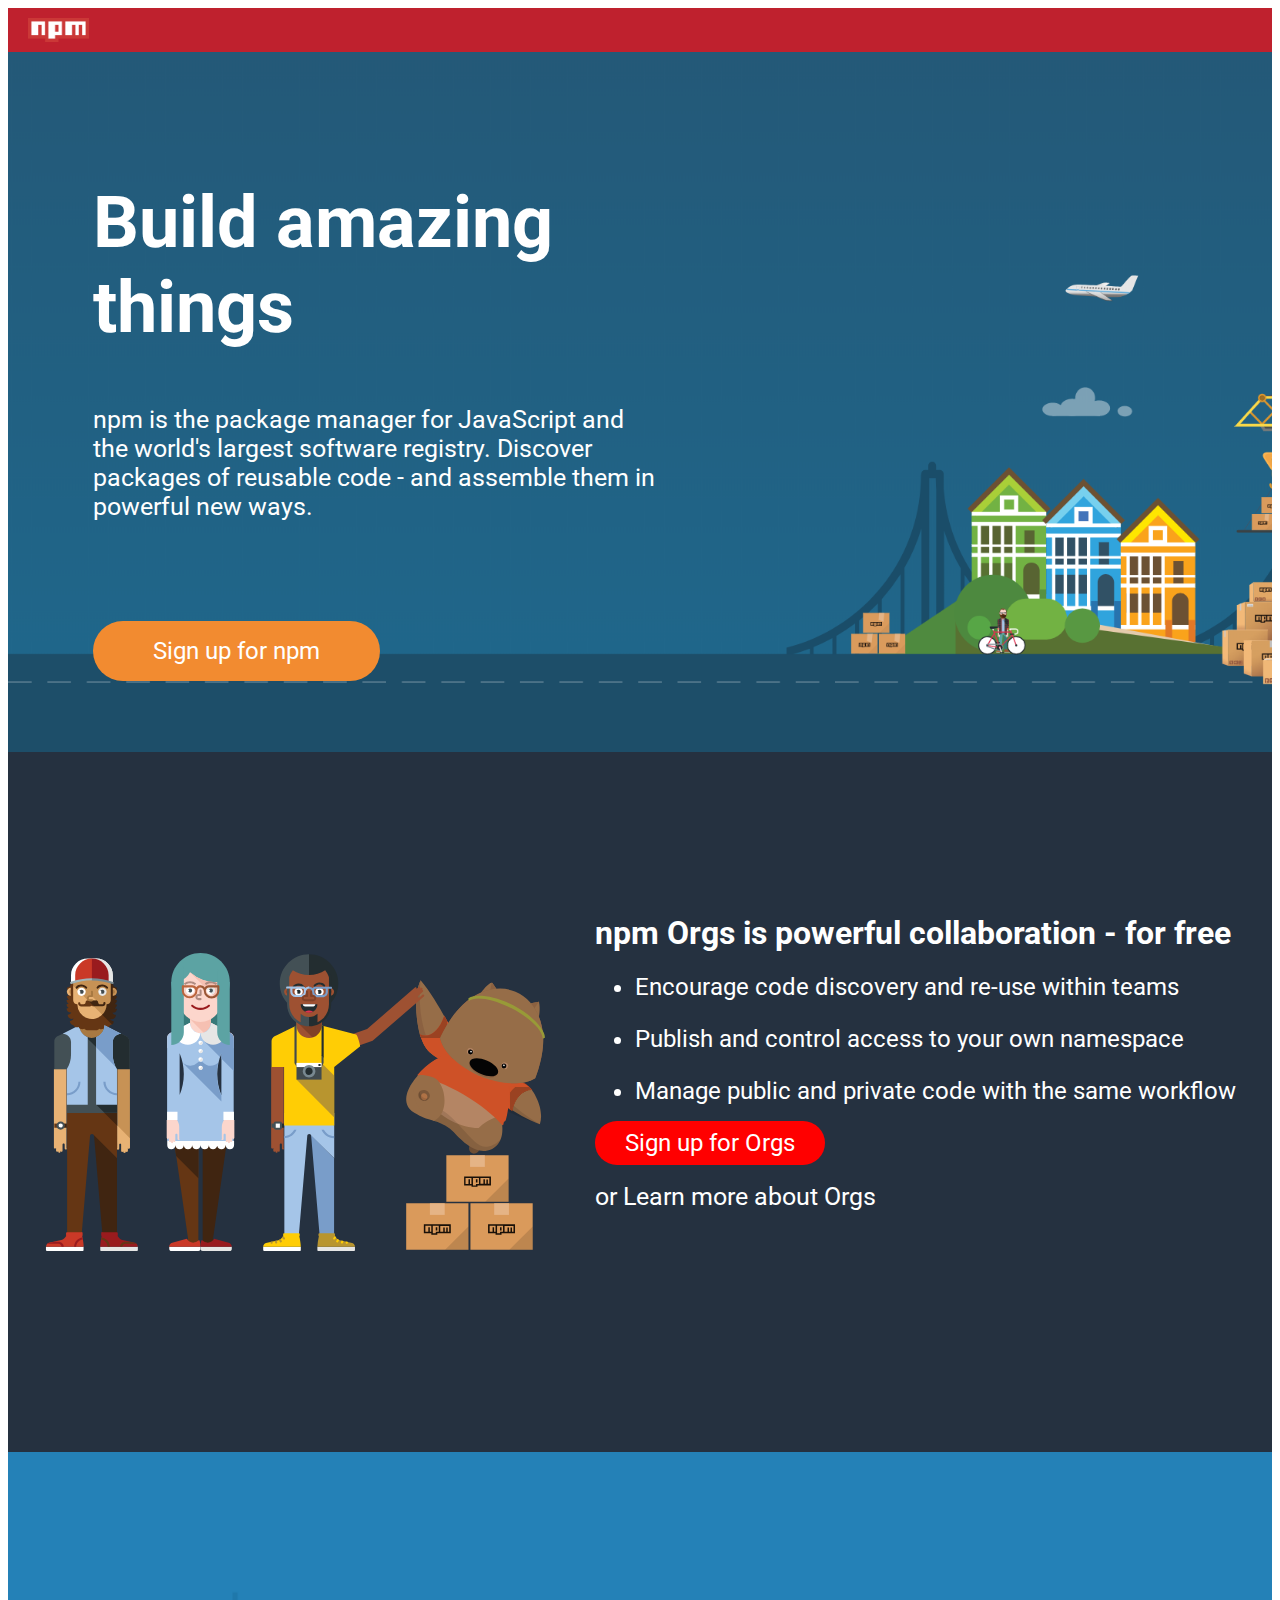
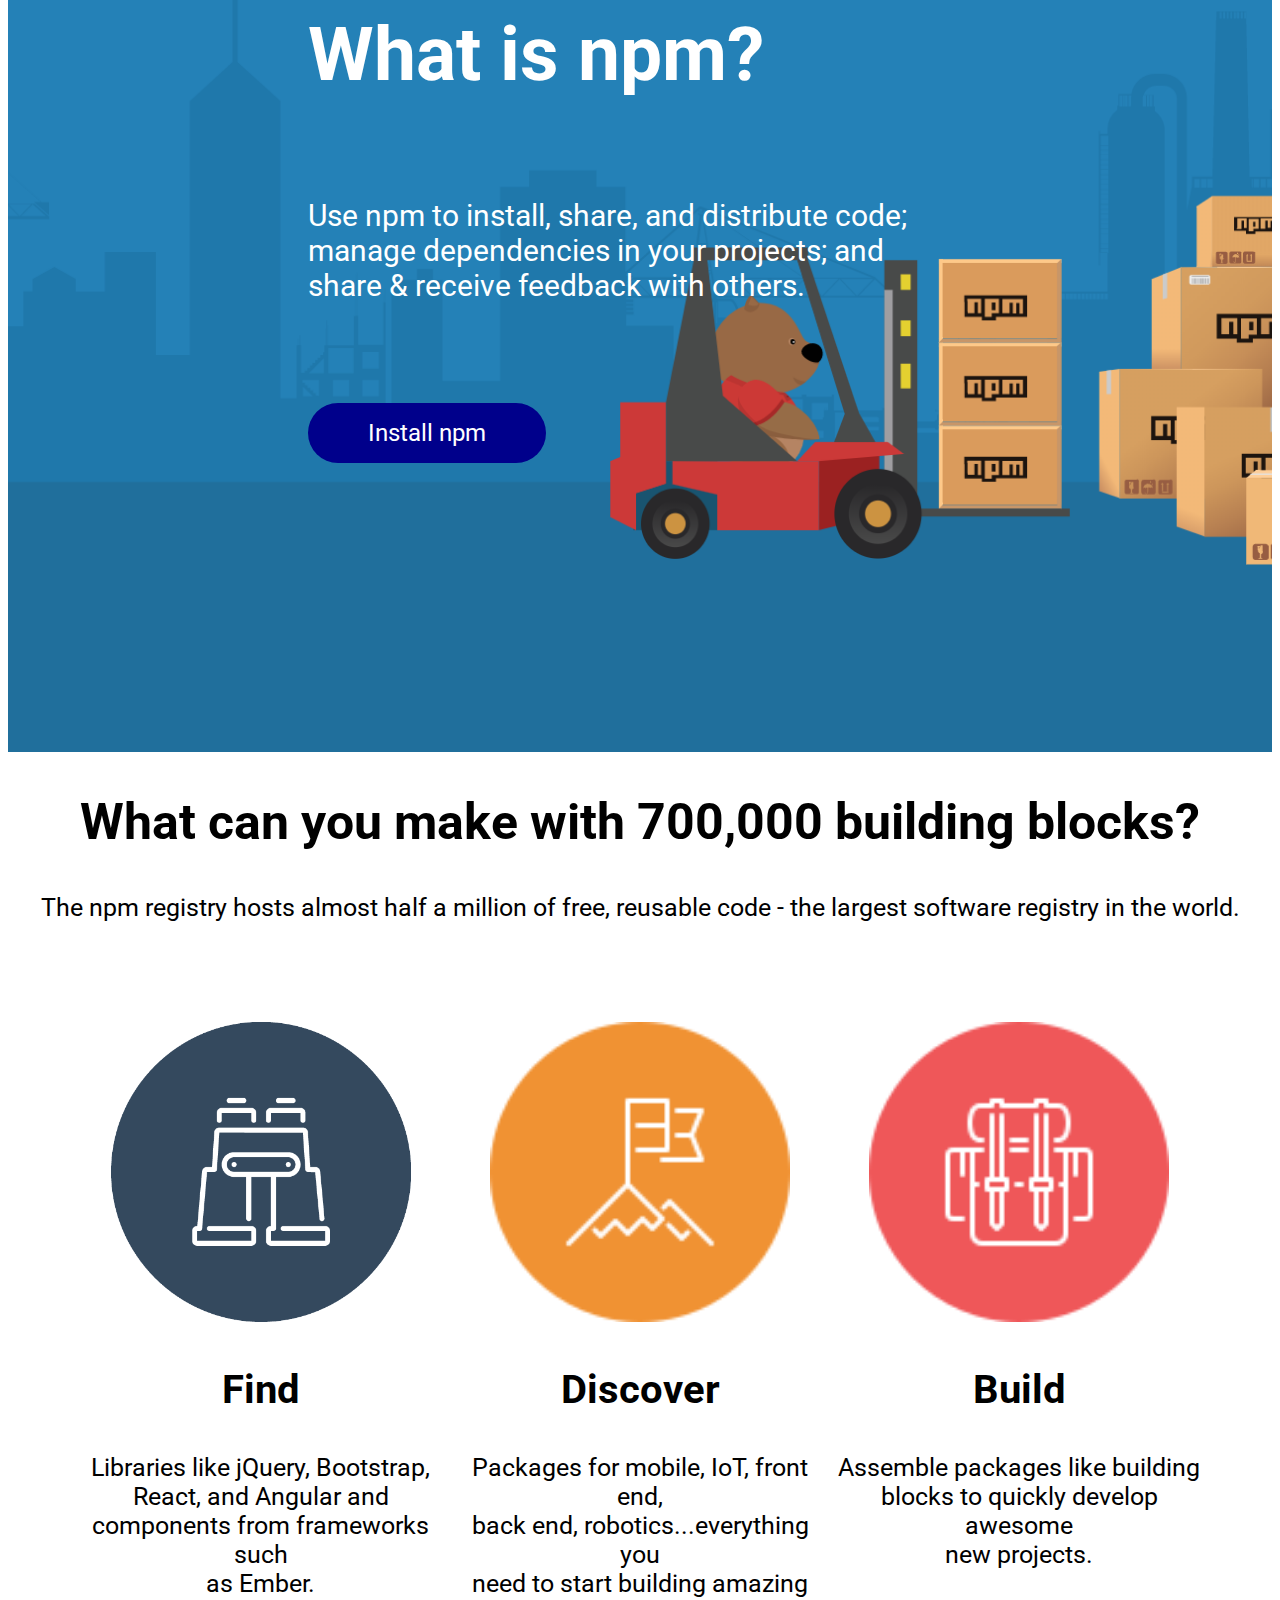
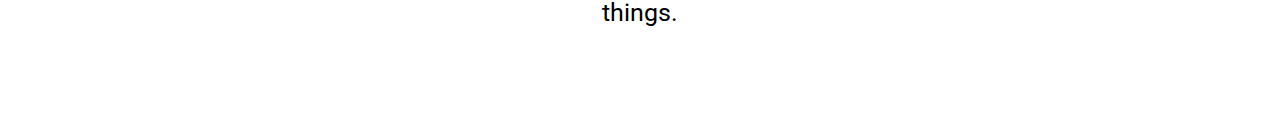
<file: index.html>
<!DOCTYPE html>
<html lang="en">
  <head>
    <meta charset="UTF-8" />
    <title>Document</title>
    <!--LINKING THE CSS AND HTML-->
    <link rel="stylesheet" href="styles.css" />
  </head>
  <body>
    <nav> 
      <img src="npm-logo.png" alt="npm">
    </nav>
    <section id="top">    
    <div class="build">
      <h1>Build amazing things</h1>
      <p>npm is the package manager for JavaScript and the world's largest software registry. Discover packages of reusable code - and assemble them in powerful new ways.</p>
      <a>Sign up for npm</a>
    </div> 
    </section>
    <section id="middle">
      <img src="collaboration.svg" alt="collaboration">
      <div>
      <h1>npm Orgs is powerful collaboration - for free</h1>
      <ul>
        <li>Encourage code discovery and re-use within teams</li>
        <li>Publish and control access to your own namespace</li>
        <li>Manage public and private code with the same workflow</li>
      </ul>
      <a>Sign up for Orgs</a>
      <p>or Learn more about Orgs</p>
      </div>
    </section>
    <section id="bottom">
      <div class="tracker">
        <h1>What is npm?</h1>
        <p>Use npm to install, share, and distribute code; <br>
          manage dependencies in your projects; and <br>share & receive feedback with others.</p>
        <a>Install npm</a>
      </div> 
    </section>
    

    <section id="end">
    <div>
      <h2>What can you make with 700,000 building blocks?</h2>
      <p>The npm registry hosts almost half a million of free, reusable code - the largest software registry in the world.</p>
    </div>
    
    <div class="feature-container">
      <div class="feature">
        <img src="binoculars.png" alt="binoculars">
        <h3>Find</h3>
        <p>Libraries like jQuery, Bootstrap,<br>React, and Angular and<br>components from frameworks such<br> as Ember.</p>
  
      </div>
      <div class="feature">
        <img src="mountain-flag.png" alt="mountain-flag">
        <h3>Discover</h3>
        <p>Packages for mobile, IoT, front end, <br>back end, robotics...everything you<br>need to start building amazing things.</p>
  
      </div>
      <div class="feature">
        <img src="backpack.png" alt="backpack">
         <h3>Build</h3>
         <p>Assemble packages like building <br> blocks to quickly develop awesome <br>new projects.</p>
  
      </div>

    </div>
    </section>
  </body>
</html>
</file>
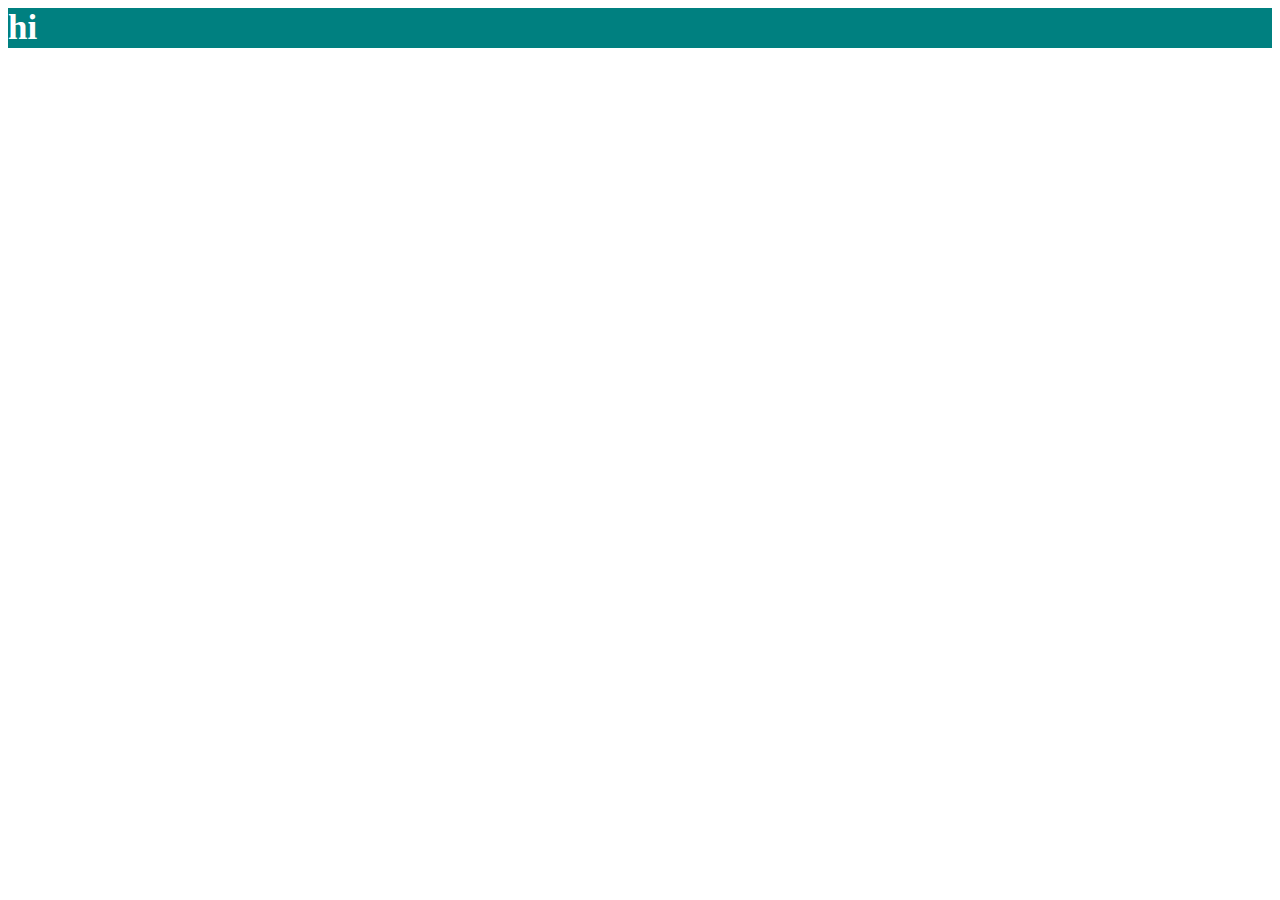
<file: hello.html>
<!DOCTYPE html>
<html lang="en">
  <head>
    <meta charset="UTF-8" />
    <meta name="viewport" content="width=device-width, initial-scale=1.0" />
    <title>Document</title>
    <link rel="stylesheet" href="hello.css" />
  </head>
  <body>
    <div class="hello">hi</div>
  </body>
</html>
</file>
<file: styles.css>
@import url('https://fonts.googleapis.com/css2?family=Roboto&display=swap');
*{
  font-family: Roboto,sans-serif
  ;
}

body{

  display: flex;
  flex-direction: column;

}

nav {
    background-color: #bf212e;
    padding: 10px 20px;
}



nav img{
display: block;
width: 5%;


}
h1 {

  color:white;
}

#top h1{
  margin-bottom: 55px;
  font-size: 72px;
}

p{
  color: white;
  margin-bottom: 100px;
  font-size: 25px;

}

#top {
  display:flex;
  justify-content: center;
  align-items: center;
    background-size: cover;
    background-image: url("city-scape.png");
    font-family: "Franklin Gothic Medium","Arial Narrow",Arial,sans-serif;
    height: 700px;
    width: 100%;
}

.build {
  width: 45%;
  margin-top: 10px;
  margin-right: 525px;
}
#top a{
  display:inline-block;
  background-color:#F28B30;
  padding: 16px 60px;
  font-size: 24px;
  color:white;
  border-radius: 40px;

}
#top img{
  width: 100px;
  
} 

#middle {
  display:flex;
  justify-content: center;
  align-items: center;
  background-color: #253140 ; 
    font-family: "Franklin Gothic Medium", "Arial Narrow", Arial, sans-serif;
    height:700px;
    width: 100%;
  }
  #middle a{
    background-color: red;
    padding: 8px 30px;
    border-radius:50px;
    font-size: 24px;
    color:white;
  }
  #middle ul li{
    font-size: 24px;
    margin-bottom: 24px;
    color:white;
  }

  #middle img{
    width: 500px;
    margin-right: 50px;
  } 

  #middle img{
    width: 500px;
  }  
              
  #bottom {
    background-image: url(forklift.png); 
    font-family: "Franklin Gothic Medium", "Arial Narrow", Arial, sans-serif;
    height:900px;
    width: 100%;
    background-size: cover;
    background-position: center;

  }
      
.tracker {
  width: 50%;
  margin-top: 158px;
  margin-left: 300px;
  }

#bottom h1{
  margin-top: 100px;
  margin-bottom: 100px;
  font-size: 75px;
}

/* Install Button*/
#bottom a{
  display:inline-block;
  background-color: darkblue;
  padding: 16px 60px;
  font-size: 24px;
  color:white;
  border-radius: 40px;
}

#bottom img{
  display:flex;
  justify-content: center;
  align-items: center;
  width: 500px;
  margin-right: 500px;
} 

#bottom p{
  font-size: 30px;
}

.feature-container{
display: flex;
justify-content: center;

}

.feature{
width: 30%;
text-align: center;
color: black;
}

.feature img{
width: 100%;
max-width: 300px;

}

#end h2{
  font-size: 50px;
  text-align: center;
  
  }

.feature h3{
font-size: 40px;

}

#end p{
color: black;
text-align: center;

}
</file>
<file: hello.css>
.hello {
  background-color: teal;
  color: white;
  font-size: 35px;
  font-weight: bolder;
}
</file>
